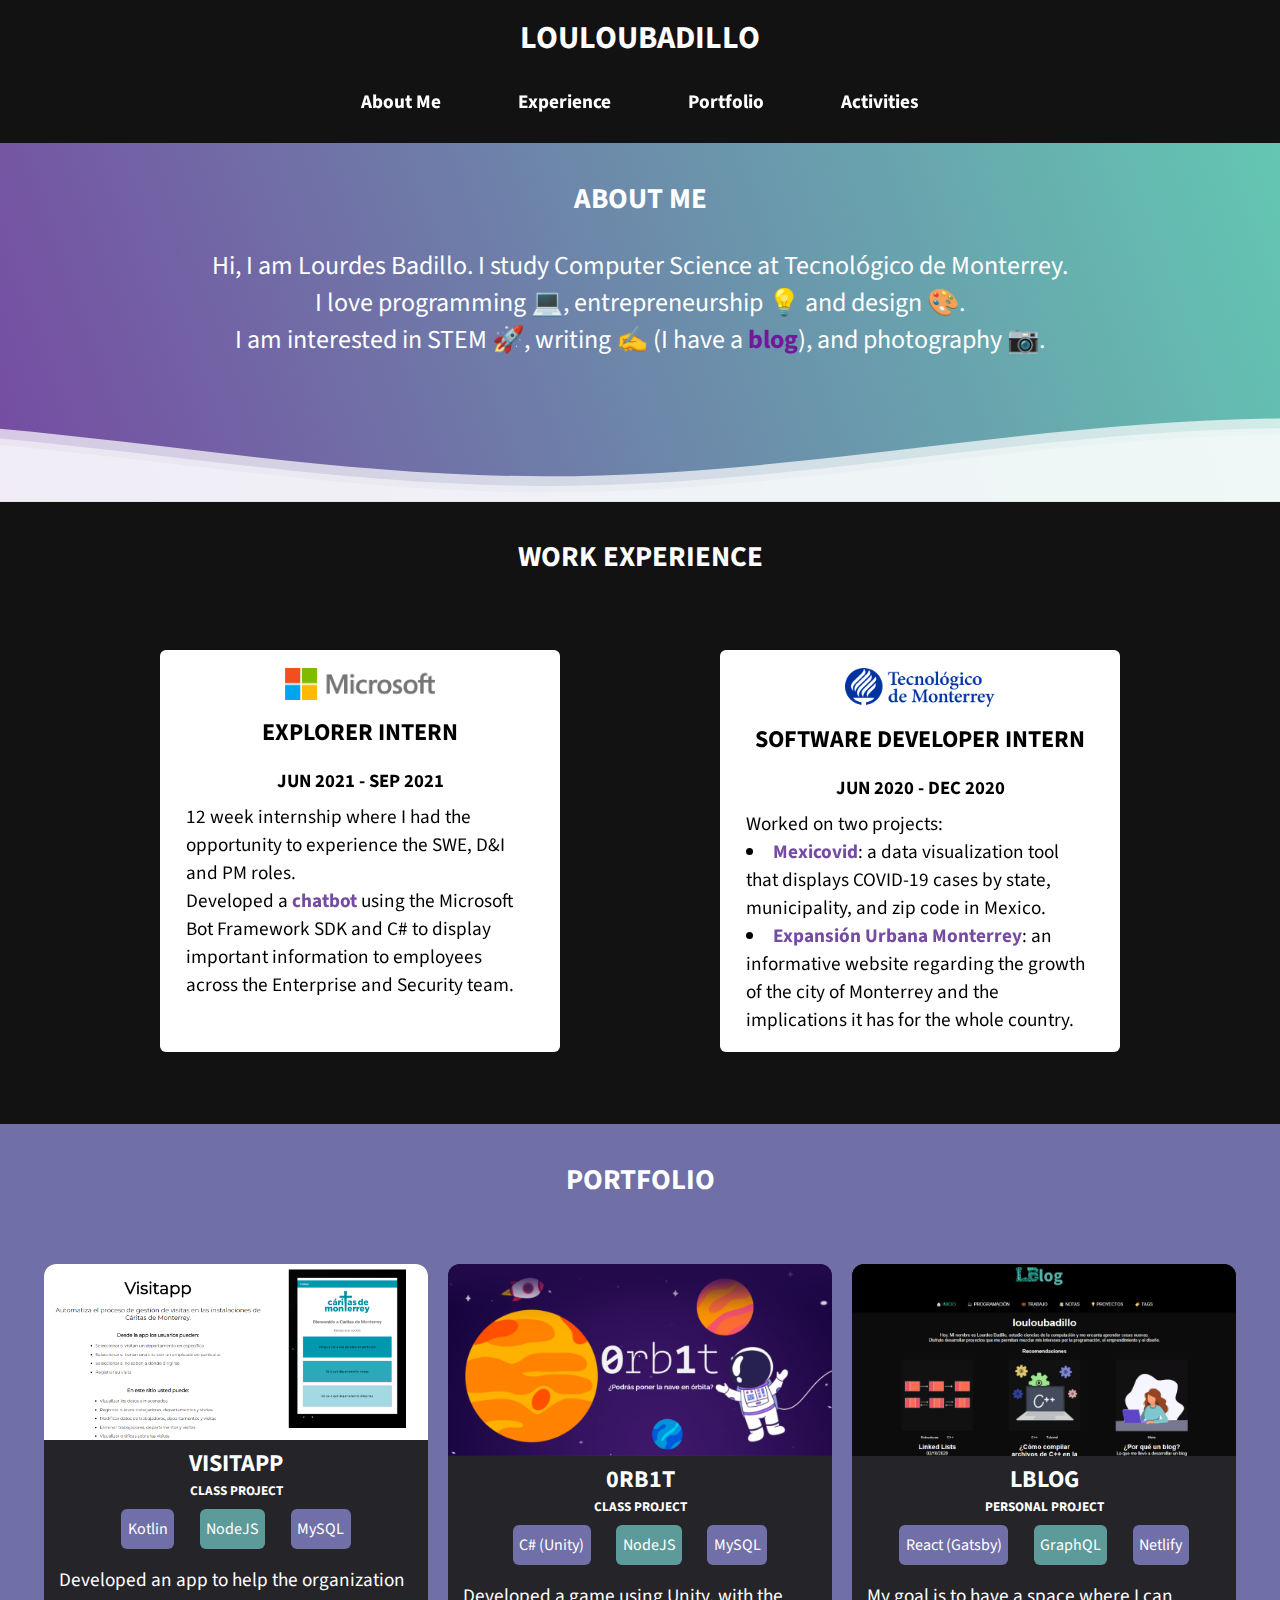
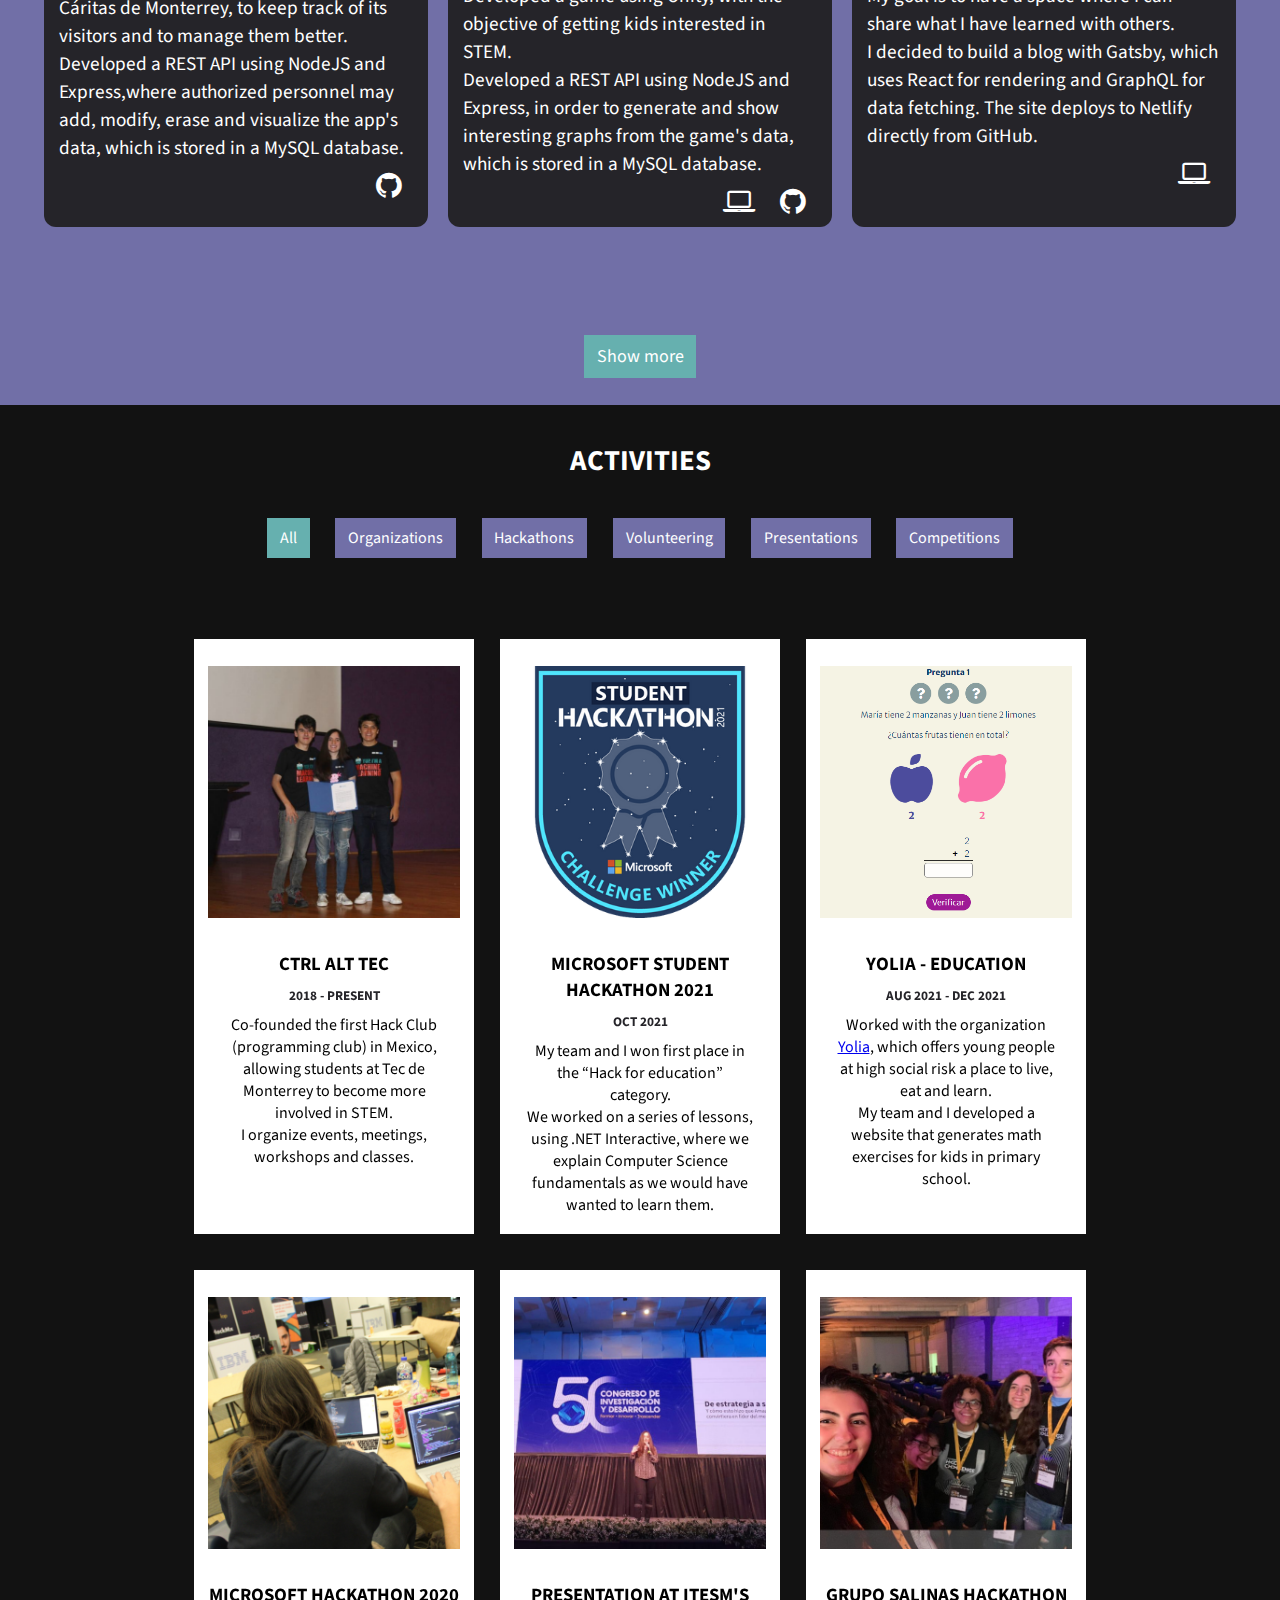
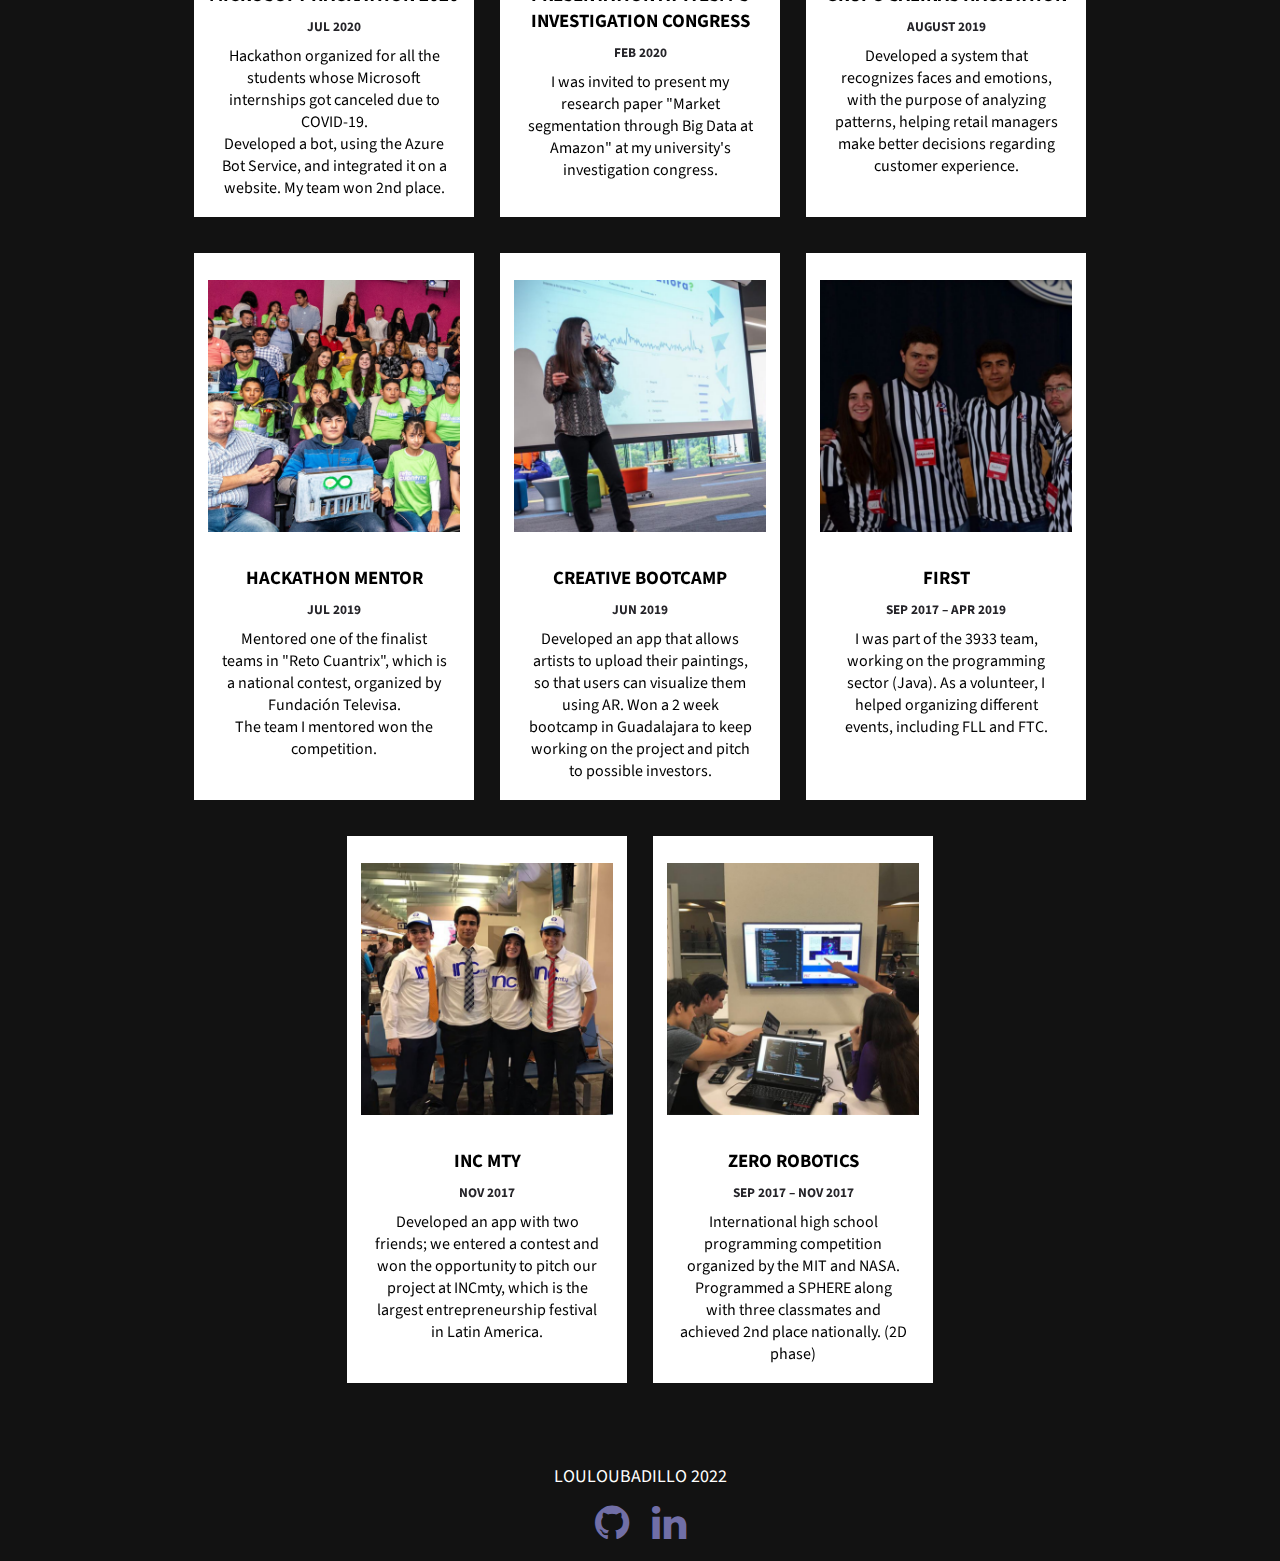
<file: index.html>
<!DOCTYPE html>
<html>
    <head>
        <meta charset="utf-8">
        <meta name="viewport" content="width=device-width, initial-scale=1, shrink-to-fit=no">
        <title>LouLouBadillo</title>
        <link rel="shortcut icon" href="favicon.ico" type="image/x-icon">
        <link rel="icon" href="favicon.ico" type="image/x-icon">
        <script async src="https://www.googletagmanager.com/gtag/js?id=G-62ZQG54JRS"></script>
        <link rel="stylesheet" type="text/css" href="styles.css">
        <link href="https://fonts.googleapis.com/css?family=Source+Sans+Pro&display=swap" rel="stylesheet">
        <link rel="stylesheet" href="https://cdnjs.cloudflare.com/ajax/libs/font-awesome/4.7.0/css/font-awesome.min.css">
    </head>

    <body>
        <div class="container navbar" id="home">
            <h1 id="title">louloubadillo</h1>
            <div id="pages">
                <ul>
                    <li class="hvr-underline-from-center"><a href="#about">About Me</a></li>
                    <li class="hvr-underline-from-center"><a href="#experience">Experience</a></li>
                    <li class="hvr-underline-from-center"><a href="#portfolio">Portfolio</a></li>
                    <li class="hvr-underline-from-center"><a href="#activities">Activities</a></li>
                </ul>
            </div>
        </div>

        <div class="container" id="about">
            <h2 class="subtitle">About Me</h2>
            <p class="par1"> Hi, I am Lourdes Badillo. I study Computer Science at Tecnológico de Monterrey. <br>
                I love programming &#128187;, entrepreneurship &#128161; and design &#127912;. <br>
                I am interested in STEM &#128640;, writing &#9997; (I have a <a href="https://blog.louloubadillo.com/" target="_blank"><span style="color:rgb(113, 24, 155); font-weight: bold;">blog</span></a>), and photography  &#128247;. 
            </p>
            <div class="divider">
                <svg class="waves" xmlns="http://www.w3.org/2000/svg" xmlns:xlink="http://www.w3.org/1999/xlink"
                viewBox="0 24 150 28" preserveAspectRatio="none" shape-rendering="auto">
                <defs>
                <path id="gentle-wave" d="M-160 44c30 0 58-18 88-18s 58 18 88 18 58-18 88-18 58 18 88 18 v44h-352z" />
                </defs>
                <g class="parallax">
                <use xlink:href="#gentle-wave" x="48" y="0" fill="rgba(255,255,255,0.7)" />
                <use xlink:href="#gentle-wave" x="48" y="3" fill="rgba(255,255,255,0.5)" />
                <use xlink:href="#gentle-wave" x="48" y="5" fill="rgba(255,255,255,0.3)" />
                </g>
                </svg>
            </div>
        </div>

        <div class="container" id="experience">
            <h2 class="subtitle"> Work Experience</h2>
            <div class="boxes">
                <div class="box hvr-float">
                    <img class="job-place" src="experience/microsoft_logo.png">
                    <h2 class="job-title">Explorer Intern</h2>
                    <h3 class="job-dates">Jun 2021 - Sep 2021</h3>
                    <p>12 week internship where I had the opportunity to experience the SWE, D&I and PM roles.</p>
                    <p> Developed a <span style="color: #764ba2; font-weight: bold;">chatbot</span> using the Microsoft Bot Framework SDK
                        and C# to display important information to employees across the Enterprise and Security team.
                    </p>
                </div>
                <div class="box hvr-float">
                    <img class="job-place" src="experience/tec_logo.png">
                    <h2 class="job-title">Software Developer Intern</h2>
                    <h3 class="job-dates">Jun 2020 - Dec 2020</h3>
                    <p>Worked on two projects:</p>
                    <ul>
                        <li><a href="https://www.mexicovid19.app/" target="_blank">Mexicovid</a>: a data visualization tool that displays COVID-19 cases by state, municipality, and zip code in Mexico.</li>
                        <li><a href="https://expansionurbanamty.mx/" target="_blank">Expansión Urbana Monterrey</a>: an informative website regarding the growth of the city of Monterrey and the implications it has for the whole country.
                        </li>
                    </ul> 
                </div>
            </div>
        </div>

        <div class="container" id="portfolio">
            <h2 class="subtitle">Portfolio</h2>
            <div class="projects">
                <div class="project">
                    <img class="banner" src="portfolio/visitapp-banner.png">
                    <h2>VisitApp</h2>
                    <h5>Class Project</h5>
                    <div class="tags">
                        <div class="tag"> Kotlin </div>
                        <div class="tag"> NodeJS</div>
                        <div class="tag"> MySQL</div>
                    </div>
                    <p>
                        Developed an app to help the organization Cáritas de Monterrey, to keep track of its visitors and to manage them better. <br>
                        Developed a REST API using NodeJS and Express,where authorized personnel may add, modify, erase and visualize the app's data, which is stored in a MySQL database. 
                    </p>
                    <div class="icons">
                        <a href="https://github.com/louloubadillo/VisitAPI" target="_blank"><i class="fa fa-github" aria-hidden="true"></i></a>
                    </div>
                </div>
                <div class="project">
                    <img class="banner" src="portfolio/orbit_banner.png">
                    <h2>0rb1t</h2>
                    <h5>Class Project</h5>
                    <div class="tags">
                        <div class="tag"> C# (Unity)</div>
                        <div class="tag"> NodeJS</div>
                        <div class="tag"> MySQL</div>
                    </div>
                    <p>
                        Developed a game using Unity, with the objective of getting kids interested in STEM. <br>
                        Developed a REST API using NodeJS and Express, in order to generate and show interesting graphs from the game's data, which is stored in a MySQL database. 
                    </p>
                    <div class="icons">
                        <a href="https://github.com/Ax010tl/website" target="_blank"><i class="fa fa-github" aria-hidden="true"></i></a>
                        <a href="https://steam-orbit.herokuapp.com/" target="_blank"><i class="fa fa-laptop" aria-hidden="true""></i> </a>
                    </div>
                </div>
                <div class="project archive">
                    <img class="banner" src="portfolio/iot_banner.png">
                    <h2> Vital Signs Tracker </h2>
                    <h5>Class Project</h5>
                    <div class="tags">
                        <div class="tag"> Arduino</div>
                        <div class="tag"> MySQL</div>
                    </div>
                    <p> Developed a prototype using Arduino, that allows users to record their oxygenation level and heart rate. <br> The information is stored in a MySQL database, which produces a dashboard that shows each user's statistics with Tableau.
                    </p>
                    <div class="icons">
                        <a href="https://github.com/louloubadillo/Equipo_no_1_RetoIot" target="_blank"><i class="fa fa-github" aria-hidden="true"></i></a>
                    </div>
                </div>
                <div class="project">
                    <img class="banner" src="portfolio/blog_banner.png">
                    <h2>LBlog</h2>
                    <h5>Personal Project</h5>
                    <div class="tags">
                        <div class="tag"> React (Gatsby) </div>
                        <div class="tag"> GraphQL </div>
                        <div class="tag"> Netlify </div>
                    </div>
                    <p>My goal is to have a space where I can share what I have learned with others. <br>
                        I decided to build a blog with Gatsby, which uses React for rendering and GraphQL for data fetching. The site deploys to Netlify directly from GitHub.
                    </p>
                    <div class="icons">
                        <a href="https://blog.louloubadillo.com/" target="_blank"><i class="fa fa-laptop" aria-hidden="true""></i> </a>
                    </div>
                </div>
                
                <div class="project archive">
                    <img class="banner" src="portfolio/mexicovid_banner.png">
                    <h2>MexiCOVID</h2>
                    <h5>Work Project</h5>
                    <div class="tags">
                        <div class="tag"> React </div>
                    </div>
                    <p>Data visualization tool, developed with React, that displays COVID-19 cases in Mexico.
                    Worked with a multidisciplinary team of professors and students. I contributed mostly to the analysis and predictions of the pandemic section.</p>
                    <div class="icons">
                        <a href="https://github.com/mexicovid19/mexicovid19.github.io" target="_blank"><i class="fa fa-github" aria-hidden="true"></i></a>
                        <a href="https://mexicovid19.app/" target="_blank"><i class="fa fa-laptop" aria-hidden="true""></i> </a>
                    </div>
                </div>
                <div class="project archive">
                    <img class="banner" src="portfolio/expansion_banner.png">
                    <h2>Expansión Urbana Monterrey</h2>
                    <h5>Work Project</h5>
                    <div class="tags">
                        <div class="tag"> HTML, CSS & JavaScript </div>
                    </div>
                    <p>Informative website regarding the growth of the city of Monterrey and the implications it has for the whole country. <br>
                    I worked on the design and development of the website and on data visualization, using HTML, CSS and JavaScript.</p>
                    <div class="icons">
                        <a href="https://github.com/ExpansionUrbanaMTY/FinalVersion" target="_blank"><i class="fa fa-github" aria-hidden="true"></i></a>
                        <a href="https://expansionurbanamty.mx/" target="_blank"><i class="fa fa-laptop" aria-hidden="true""></i> </a>
                    </div>
                </div>
            </div>
            <!--show all button-->
            <div id="project-btns">
                <button class="project-btn" id="show-btn" onclick="showMore()"> Show more</button>
            </div>
            
        </div>

        <div class="container" id="activities">
            <div class="content">
                <h2 class="subtitle">Activities</h2>
                <div id="myBtnContainer">
                    <button class="btn active" onclick="filterSelection('all')"> All</button>
                    <button class="btn" onclick="filterSelection('organization')"> Organizations</button>
                    <button class="btn" onclick="filterSelection('hackathon')"> Hackathons</button>
                    <button class="btn" onclick="filterSelection('volunteering')"> Volunteering </button>
                    <button class="btn" onclick="filterSelection('presentation')"> Presentations</button>
                    <button class="btn" onclick="filterSelection('competition')"> Competitions</button>
                </div>
                <div class="acts">
                    <div class="activity organization hvr-grow-rotate">
                        <img class="photo" src="activity/ctrlalttec.png">
                        <h3>Ctrl Alt Tec</h3>
                        <h5 class="activity-date">2018 - Present</h5>
                        <p>Co-founded the first Hack Club (programming club) in Mexico, allowing students at Tec de Monterrey to become more involved in STEM. <br> I organize events, meetings, workshops and classes. </p>
                    </div>
                    <div class="activity hackathon hvr-grow-rotate-left">
                        <img class="photo" src="activity/msh2021.png">
                        <h3>Microsoft Student Hackathon 2021</h3>
                        <h5 class="activity-date">Oct 2021</h5>
                        <p>My team and I won first place in the “Hack for education” category. <br>
                        We worked on a series of lessons, using .NET Interactive, where we explain Computer Science fundamentals as we would have wanted to learn them. </p>
                    </div>
                    <div class="activity volunteering hvr-grow-rotate">
                        <img class="photo" src="activity/yolia-education.png">
                        <h3>Yolia - Education</h3>
                        <h5 class="activity-date">Aug 2021 - Dec 2021</h5>
                        <p>Worked with the organization <a href="https://www.yolia.org.mx/">Yolia</a>, which offers young people at high social risk a place to live, eat and learn. <br>
                        My team and I developed a website that generates math exercises for kids in primary school.   </p>
                    </div>
                    <div class="activity hackathon hvr-grow-rotate-left">
                        <img class="photo" src="activity/hackathon.png">
                        <h3>Microsoft Hackathon 2020</h3>
                        <h5 class="activity-date">Jul 2020</h5>
                        <p>Hackathon organized for all the students whose Microsoft internships got canceled due to COVID-19.<br> Developed a bot, using the Azure Bot Service, and integrated it on a website. My team won 2nd place.</p>
                    </div>
                    <div class="activity presentation hvr-grow-rotate">
                        <img class="photo" src="activity/congreso.png">
                        <h3>Presentation at ITESM's Investigation Congress</h3>
                        <h5 class="activity-date">Feb 2020</h5>
                        <p>I was invited to present my research paper "Market segmentation through Big Data at Amazon" at my university's investigation congress.</p>
                    </div>
                    <div class="activity hackathon  hvr-grow-rotate-left">
                        <img class="photo" src="activity/gschallenge.png">
                        <h3> Grupo Salinas Hackathon </h3>
                        <h5 class="activity-date">August 2019</h5>
                        <p>Developed a system that recognizes faces and emotions, with the purpose of analyzing patterns, helping retail managers make better decisions regarding customer experience.  </p>
                    </div>
                    <div class="activity hackathon volunteering hvr-grow-rotate">
                        <img class="photo" src="activity/retocuantrix.png">
                        <h3> Hackathon Mentor </h3>
                        <h5 class="activity-date">Jul 2019</h5>
                        <p>Mentored one of the finalist teams in "Reto Cuantrix", which is a national contest, organized by Fundación Televisa. <br> The team I mentored won the competition.
                        </p>
                    </div>
                    <div class="activity presentation hvr-grow-rotate-left">
                        <img class="photo" src="activity/bootcamp.png">
                        <h3>Creative Bootcamp</h3>
                        <h5 class="activity-date">Jun 2019</h5>
                        <p>Developed an app that allows artists to upload their paintings, so that users can
                            visualize them using AR. Won a 2 week bootcamp in Guadalajara to keep working on the project and pitch to possible investors.
                        </p>
                    </div>
                    <div class="activity organization competition volunteering hvr-grow-rotate">
                        <img class="photo" src="activity/first.png">
                        <h3>FIRST</h3>
                        <h5 class="activity-date">Sep 2017 – Apr 2019</h5>
                        <p>I was part of the 3933 team, working on the programming sector (Java).
                        As a volunteer, I helped organizing different events, including FLL and FTC.</p>
                    </div>
                    <div class="activity presentation hvr-grow-rotate-left">
                        <img class="photo" src="activity/incmty.png">
                        <h3>Inc Mty</h3>
                        <h5 class="activity-date">Nov 2017</h5>
                        <p>Developed an app with two friends; we entered a contest and won the opportunity to pitch our project at INCmty, which is the largest entrepreneurship festival in Latin America.</p>
                    </div>
                    <div class="activity competition hvr-grow-rotate">
                        <img class="photo" src="activity/zr.png">
                        <h3>Zero Robotics</h3>
                        <h5 class="activity-date">Sep 2017 – Nov 2017</h5>
                        <p>International high school programming competition organized by the MIT and NASA.<br> Programmed a SPHERE along with three classmates and achieved 2nd place nationally. (2D phase)</p>
                    </div>
                </div>
            </div>
        </div>

        <div class="container footer">
            <p style="text-align: center; font-size: large; padding-bottom: 1.5vh;"> LOULOUBADILLO 2022</p>
            <div class="socials">
                <a href="https://github.com/louloubadillo" target="_blank"><i class="fa fa-github" aria-hidden="true"></i></a>
                <a href="https://www.linkedin.com/in/lourdesbadillo/" target="_blank"><i class="fa fa-linkedin" aria-hidden="true""></i> </a>
            </div>
        </div>

        <script>
            filterSelection("all")
            function filterSelection(c) {
                var x, i;
                x = document.getElementsByClassName("activity");
                if (c == "all") c = "";
                for (i = 0; i < x.length; i++) {
                    removeClass(x[i], "show");
                    if (x[i].className.indexOf(c) > -1) addClass(x[i], "show");
                }
            }
            
            function addClass(element, name) {
                var i, arr1, arr2;
                arr1 = element.className.split(" ");
                arr2 = name.split(" ");
                for (i = 0; i < arr2.length; i++) {
                    if (arr1.indexOf(arr2[i]) == -1) {element.className += " " + arr2[i];}
                }
            }
            
            function removeClass(element, name) {
              var i, arr1, arr2;
              arr1 = element.className.split(" ");
              arr2 = name.split(" ");
              for (i = 0; i < arr2.length; i++) {
                while (arr1.indexOf(arr2[i]) > -1) {
                  arr1.splice(arr1.indexOf(arr2[i]), 1);     
                }
              }
              element.className = arr1.join(" ");
            }
            
            // Add active class to the current button (highlight it)
            var btnContainer = document.getElementById("myBtnContainer");
            var btns = btnContainer.getElementsByClassName("btn");
            for (var i = 0; i < btns.length; i++) {
              btns[i].addEventListener("click", function(){
                var current = document.getElementsByClassName("active");
                current[0].className = current[0].className.replace(" active", "");
                this.className += " active";
              });
            }
        </script>
        <script>
            window.dataLayer = window.dataLayer || [];
            function gtag(){dataLayer.push(arguments);}
            gtag('js', new Date());
            gtag('config', 'G-62ZQG54JRS');
          </script>
        <script>
            //when the user selects show more, show the archive projects
            function showMore() {
                //get the projects
                var projects = document.getElementsByClassName("project");
                for(var i = 0; i < projects.length; i++) {
                    //if project is class archive
                    if(projects[i].className.indexOf("archive") > -1) {
                        //show it
                        if(projects[i].style.display == "none") {
                            projects[i].style.display = "block";
                            //change the button text
                            document.getElementById("show-btn").innerHTML = "Show less";
                        }
                        else{
                            projects[i].style.display = "none";
                        }
                    }
                    else{
                        document.getElementById("show-btn").innerHTML = "Show more";
                    }
                }
                
            }
            showMore(); 

        </script>
    </body>
</html>
</file>
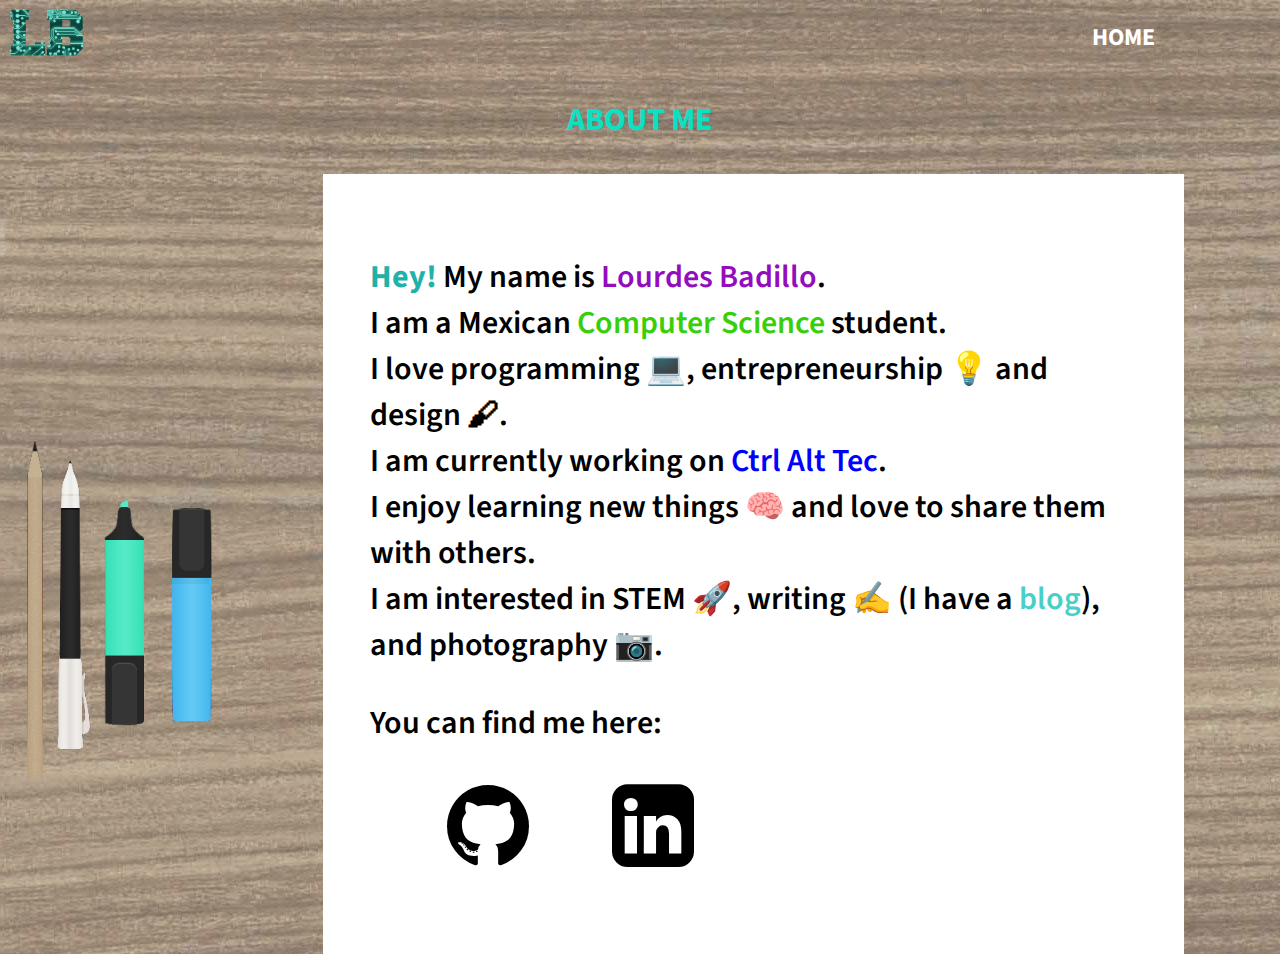
<file: about.html>
<!DOCTYPE html>
<html>
	<head>
		<meta charset="utf-8">
	    <meta name="viewport" content="width=device-width, initial-scale=1, shrink-to-fit=no">
	    <link href="https://fonts.googleapis.com/css?family=Source+Sans+Pro&display=swap" rel="stylesheet">
	    <title>About Me</title>
	    <link rel="shortcut icon" href="favicon.ico" type="image/x-icon">
        <link rel="icon" href="favicon.ico" type="image/x-icon">
        <link rel="stylesheet" href="https://cdnjs.cloudflare.com/ajax/libs/font-awesome/4.7.0/css/font-awesome.min.css">
		<style type="text/css">
			html, body {
                margin:0;
                padding:0;
                background-image: url("img/background.jpeg");
                font-family: 'Source Sans Pro', sans-serif;
            }
            h1,
            h2,
            h3,
            h4,
            h5,
            h6 {
                font-family: 'Source Sans Pro', sans-serif;
                text-transform: uppercase; 
            }
            p{
              font-family: 'Source Sans Pro', sans-serif;
              color:#000;
              font-weight: 600;
              font-size: 2em;
            }
            a:link {
                color: #fff;
                text-decoration: none; 
            }
            a:visited {
                color: #fff; 
            }
            a:hover {
                color: #73e1d9;
            }
            #header{
                display: grid;
                grid-template-columns: repeat(4, 1fr);
                grid-template-rows: auto; 
                grid-gap: 10px;
                margin: 0 auto;
            }
            .logo{
                grid-column: 1 / 2;
	            grid-row: 1 / 2;
            }
            .return-button{
                grid-column: 4 / 5;
                grid-row: 1 / 2;
                text-align: center;
            }
            a:link {
                color: #fff;
                text-decoration: none; 
            }
            a:visited {
                color: #fff; 
            }
            a:hover {
                color: #73e1d9;
            }
            #wrapper{
                display: grid;
                grid-template-columns: repeat(4, 1fr);
                grid-template-rows: auto auto; 
                grid-gap: 10px;
                margin: 0 auto;
            }
            .title{
                grid-column: 2 / 4;
                grid-row: 1 / 2;
                text-align: center;
            }
            .markers{
                grid-column: 1 / 2;
                grid-row: 2 / 3;
                margin-left: 20px;
                margin-top: 30%;
                align-content: center;
            }
            .info{
                grid-column: 2 / 5;
                grid-row: 2 / 3;
                margin-right: 10%;
                background-color: #fff;
                padding: 5%;
            }

		</style>
	</head>
	<body>
        <div id = "header">
            <div class="logo">
				<img src="logo.png" width= "30%">
            </div>

            <div class="return-button">
                <a href="index.html"><h2> Home </h2></a>
            </div>
        </div>

        <div id = "wrapper">
            <div class="title">
				<h1><span style="color: rgb(14, 224, 196)">About Me</span></h1>
            </div>
			<div class="markers">
				<img src="img/write.png" width= "200px">
            </div>

            <div class="info">
                <p><span style="color: lightseagreen; font-weight: bold">Hey!</span> My name is <span style="color: rgb(147, 12, 189)">Lourdes Badillo</span>. <br>
                    I am a Mexican <span style="color: rgb(56, 207, 9)">Computer Science </span> student.<br>
                    I love programming &#128187;, entrepreneurship &#128161; and design &#128396;. <br>
                    I am currently working on <a href="https://ctrl-alt-tec.hackclub.com/" target="_blank"><span style="color: blue">Ctrl Alt Tec</span></a>.<br>
                    I enjoy learning new things &#129504; and love to share them with others. <br>
                    I am interested in STEM &#128640;, writing &#9997; (I have a <a href="" target="_blank"><span style="color:rgb(71, 207, 200);">blog</span></a>), and photography  &#128247;. 
                </p>
        
                    <p>You can find me here:</p> 
                    <p>
                        <a href="https://github.com/louloubadillo" target="_blank"><i class="fa fa-github" style="font-size: 3em; color:black; padding-left: 10%"></i></a>
                        <a href="https://www.linkedin.com/in/lourdesbadillo/" target="_blank"><i class="fa fa-linkedin-square" style="font-size: 3em; color:black; padding-left: 10%"></i></a></p>
            </div>
        </div>
	</body>
</html>
</file>
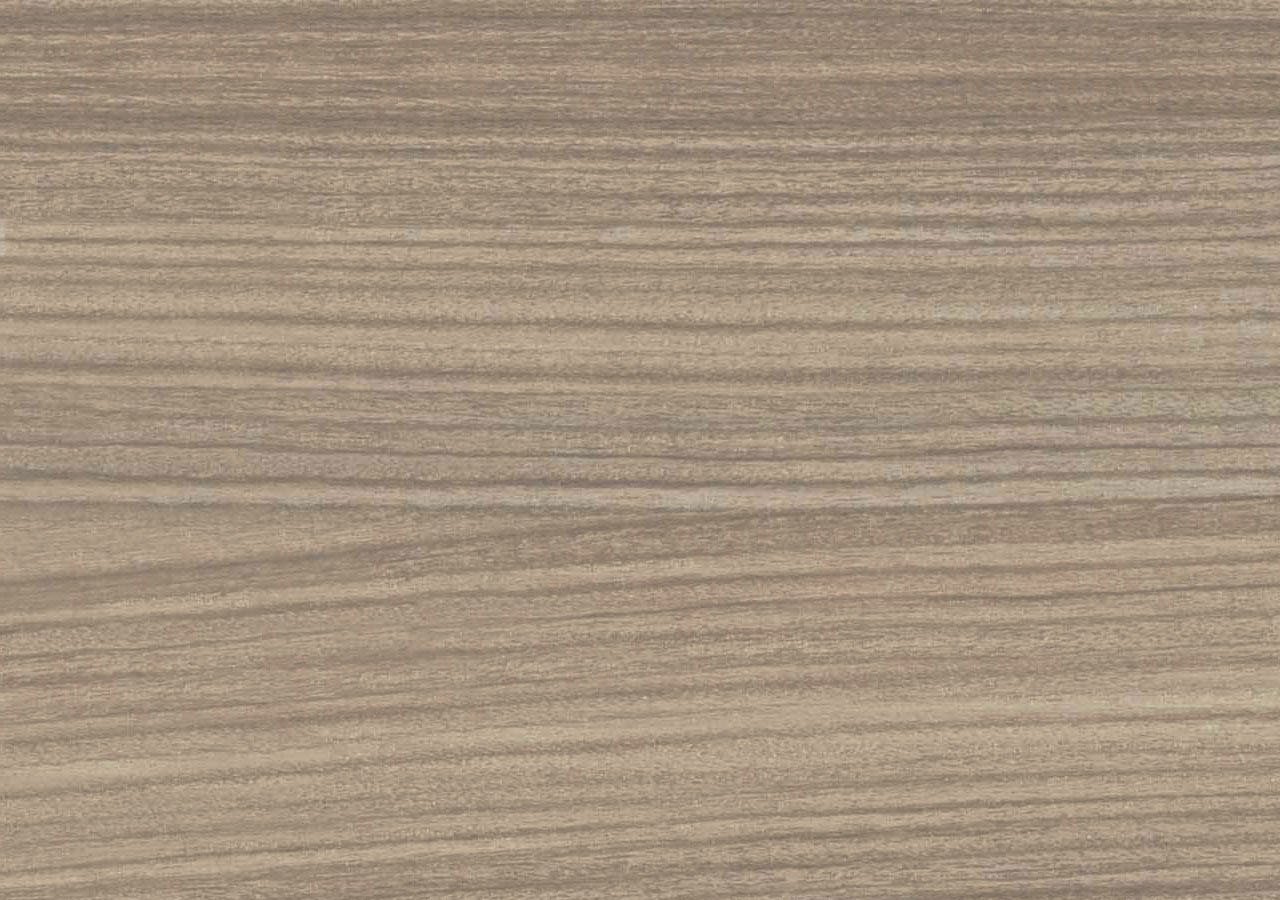
<file: portfolio.html>
<!DOCTYPE html>
<html>
	<head>
		<meta charset="utf-8">
	    <meta name="viewport" content="width=device-width, initial-scale=1, shrink-to-fit=no">
	    <link href="https://fonts.googleapis.com/css?family=Source+Sans+Pro&display=swap" rel="stylesheet">
	    <title>Portfolio</title>
	    <link rel="shortcut icon" href="favicon.ico" type="image/x-icon">
		<link rel="icon" href="favicon.ico" type="image/x-icon">
		<style type="text/css">
			html, body {
			    margin:0;
			    padding:0;
			    background-image: url("img/background.jpeg");
				font-family: 'Source Sans Pro', sans-serif;
			}
		</style>
	</head>
	<body>

	</body>
</html>
</file>
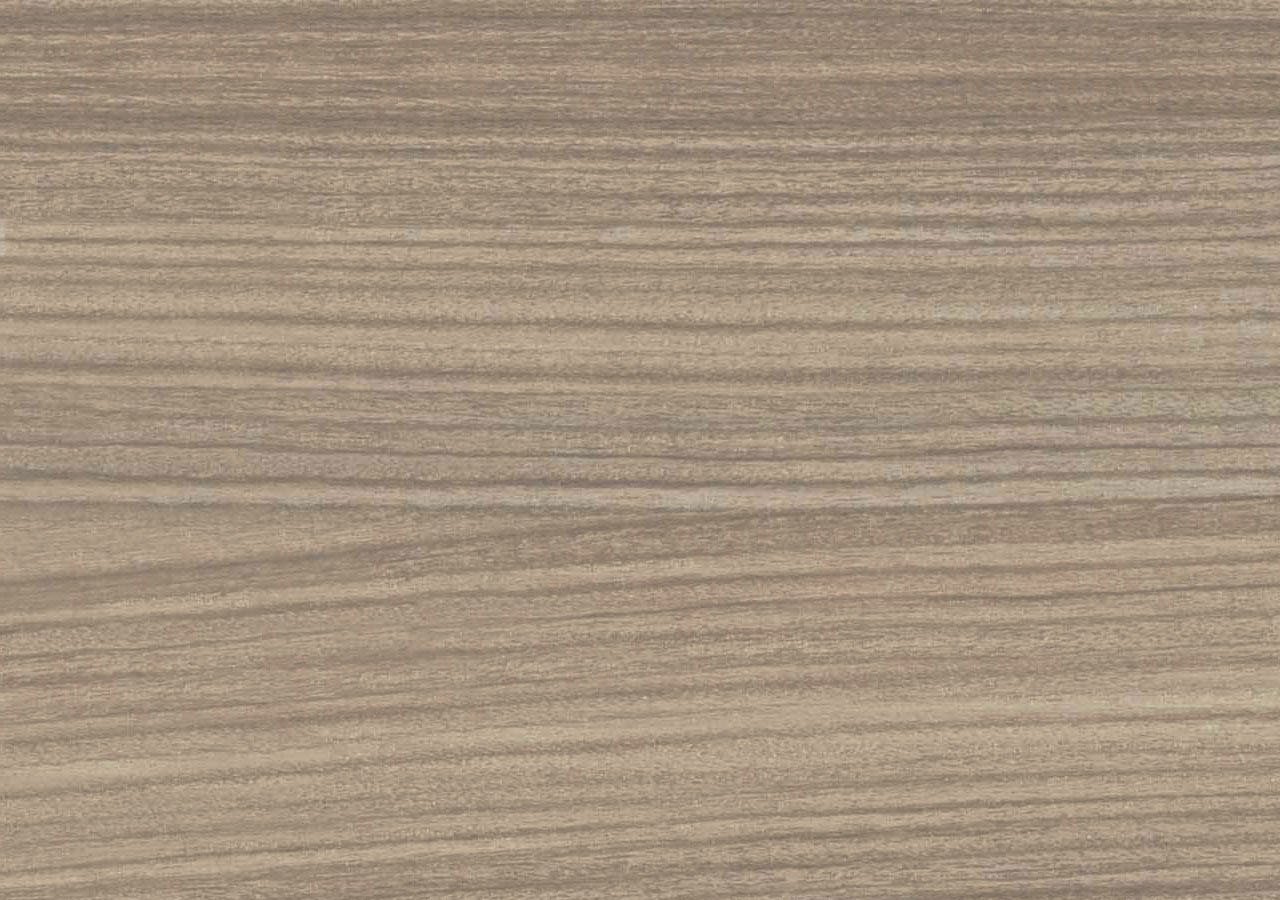
<file: prev/activities.html>
<!DOCTYPE html>
<html>
	<head>
		<meta charset="utf-8">
	    <meta name="viewport" content="width=device-width, initial-scale=1, shrink-to-fit=no">
	    <link href="https://fonts.googleapis.com/css?family=Source+Sans+Pro&display=swap" rel="stylesheet">
	    <title>Activities</title>
	    <link rel="shortcut icon" href="favicon.ico" type="image/x-icon">
		<link rel="icon" href="favicon.ico" type="image/x-icon">
		<style type="text/css">
			html, body {
			    margin:0;
			    padding:0;
			    background-image: url("img/background.jpeg");
				font-family: 'Source Sans Pro', sans-serif;
			}
		</style>
	</head>
	<body>

	</body>
</html>
</file>
<file: styles.css>
*{
    margin: 0;
    padding: 0; 
    box-sizing: border-box;
}

html{
	color:#fff;
    background-color: #121212;
	font-family: 'Source Sans Pro', sans-serif;
}

h1,
h2,
h3,
h4,
h5,
h6 {
  text-transform: uppercase; 
}

body{
    width: 100%;
    height: 100%;
}

#title{
    margin-top: 15px;
}

.content{
    margin: 0px 14vw;
    text-align: justify;
    text-justify: inter-word;
}

.container{
    display: flex;
    flex-direction: column;
}

.container p{
    font-size: 26px;
}

.navbar{
    color: white;
    background-color: #121212;
    justify-content: space-between;
    flex-direction: column;
    align-content: center;
    align-items: center;
}

.navbar ul{
    margin: 0;
    display: flex;
    justify-content: center;
    flex-wrap: wrap;
}

.navbar li{
    margin: 3vh 3vw 3vh 3vw; 
}

.navbar li a{
    text-decoration: none;
    color: white;
    align-self: center;
    font-size: larger;
    font-weight: bold;
}
 
.navbar a:hover {
    color: #63c7b2;
}

.navbar a:active {
    color: #80ced7;
}

.subtitle{
    padding-top: 4vh;
    font-size: 1.8em;
    text-align: center;
}

#about{
    width: 100%;
    height: auto;
    background-image: linear-gradient(-110deg, #63c7b2 0%, #764ba2 100%);
    display: flex;
    flex-direction: column;
}

#about a{
    text-decoration: none;
}

#about a:hover{
    color: white;
}

.par1{
    padding: 3vh 8vw 6vh 8vw;
    text-align: center;
}

.divider{
    width: 100%;
}

#experience{
    width: 100%;
    height: auto;
    background-color:#121212;
}

.boxes{
    display: flex;
    margin: 5vh 2vw;
    flex-wrap: wrap;
    flex-direction: row;
    justify-content: space-evenly;
}

.box{
    border-radius: 6px;
    max-width: 400px;
    margin: 3vh 2vw;
    padding:2vh 2vw;
    background-color: #ffffff;
    color: black;
    text-align: center;
}

.job-place{
    width: 150px;
}

.job-title{
    font-size: 1.5em;
    font-weight: bold;
    padding: 1vh 0;
}

.job-dates{
    padding: 1vh 0;
}

.box ul{
    list-style-position: inside;
}

.box li{
    text-align: left;
    font-size: 1.2em;
}

.box p{
    text-align: left;
    font-size: 1.2em;
}

.box a{
    text-decoration: none;
    color: #764ba2;
    font-weight: bold;
}

#portfolio{
    width: 100%;
    height: auto;
    background-color: #716fa7;
}

.projects{
    display: flex;
    margin: 5vh 0;
    flex-wrap: wrap;
    flex-direction: row;
    justify-content: center;
}

.project{
    border-radius: 12px;
    width: 30%;
    min-width: 280px;
    max-width: 400px;
    margin: 2vh 10px;
    background-color: #252429;
    color: white;
    text-align: center;
}

.project a{
    text-decoration: none;
    color: inherit;
}

.project p{
    padding: 8px 15px;
    text-align: left;
    font-size: 1.2em;
}

.banner{
    border-top-left-radius: 12px;
    border-top-right-radius: 12px;
    width: 100%;
    height: auto; 
}

.icons{
    display: flex;
    align-items: center;
    flex-direction: row-reverse;
    margin-bottom: 1vh;
}

.icons a{
    margin-right: 2vw;
}

.icons i{
    font-size: 30px;
}

.fa:hover { 
    color:#80ced7; 
}

.tags{
    display: flex;
    flex-direction: row;
    justify-content: center;
    align-items: center;
    margin: 1vh;
}

.tag{
    margin: 0 1vw; 
    padding: 1vh 0.5vw;
    border-radius: 6px;
    color: white;
    text-align: center;
}
.tag:nth-child(odd){
    background-color: #716fa7;
    color: white;
}
.tag:nth-child(even){
    background-color: #5c9b9a;
    color: white;
}

.archive{
    display:none; 
}

#project-btns{
    display: flex;
    flex-direction: row;
    justify-content: center;
    align-items: center;
    margin: 1vh;
}

.project-btn {
    border: none;
    outline: none;
    padding: 1vh 1vw;
    margin: 4vh 1vw 2vh 1vw;
    background-color: #66b0af;
    color: white;
    cursor: pointer;
    font-family: 'Source Sans Pro', sans-serif;
    font-size: large;
}
  
.project-btn:hover {
    background-color: #666;
}
  
.project-btn.active {
    background-color: #356160;
}

#activities{
    width: 100%;
    height: auto;
}

.acts{
    display: flex;
    margin: 5vh 0;
    flex-wrap: wrap;
    flex-direction: row;
    justify-content: center;
}

.activity{
    margin: 2vh 1vw;
    width: 30%;
    min-width: 280px;
    max-width: 400px;
    background-color:white;
    color: black;
    text-align: center;
    display: none !important;
}

.show{
    display: block !important;
}

.activity p{
    text-align: center;
    font-size: 1em;
    padding: 1vh 2vw 2vh 2vw;
}

.activity-date{
    padding: 0;
    padding-top: 1vh;
    color: #252429;
}

.photo{
    margin: 3vh 0;
    width: 90%;
    height: auto; 
}

/* Style the buttons */

#myBtnContainer{
    display: flex;
    flex-direction: row;
    justify-content: center;
    align-content: center;
    flex-wrap: wrap;
}

.btn {
    border: none;
    outline: none;
    padding: 1vh 1vw;
    margin: 4vh 1vw 2vh 1vw;
    background-color: #716fa7;
    color: white;
    cursor: pointer;
    font-family: 'Source Sans Pro', sans-serif;
    font-size: medium;
}
  
.btn:hover {
    background-color: #666;
}
  
.btn.active {
    background-color: #66b0af;
    color: white;
}

.footer{
    padding: 2vh 0;
    justify-content: center;
    align-items: center;
    bottom: 0;
    width: 100%;    
    background-color: #121212;
}

.socials i{
    font-size: 40px;
    padding: 0 10px;
    color:#716fa7;
}


/* Underline From Center: https://github.com/IanLunn/Hover/blob/master/css/hover.css */
.hvr-underline-from-center {
    display: inline-block;
    vertical-align: middle;
    -webkit-transform: perspective(1px) translateZ(0);
    transform: perspective(1px) translateZ(0);
    box-shadow: 0 0 1px rgba(0, 0, 0, 0);
    position: relative;
    overflow: hidden;
  }
.hvr-underline-from-center:before {
    content: "";
    position: absolute;
    z-index: -1;
    left: 51%;
    right: 51%;
    bottom: 0;
    background: #54b6aa;
    height: 2px;
    -webkit-transition-property: left, right;
    transition-property: left, right;
    -webkit-transition-duration: 0.3s;
    transition-duration: 0.3s;
    -webkit-transition-timing-function: ease-out;
    transition-timing-function: ease-out;
}
.hvr-underline-from-center:hover:before, .hvr-underline-from-center:focus:before, .hvr-underline-from-center:active:before {
    left: 0;
    right: 0;
}

.hvr-grow {
    display: inline-block;
    vertical-align: middle;
    transform: translateZ(0);
    box-shadow: 0 0 1px rgba(0, 0, 0, 0);
    backface-visibility: hidden;
    -moz-osx-font-smoothing: grayscale;
    transition-duration: 0.3s;
    transition-property: transform;
}

.hvr-grow:hover,
.hvr-grow:focus,
.hvr-grow:active {
    transform: scale(1.08);
}

/* Float */
.hvr-float {
    display: inline-block;
    vertical-align: middle;
    -webkit-transform: perspective(1px) translateZ(0);
    transform: perspective(1px) translateZ(0);
    box-shadow: 0 0 1px rgba(0, 0, 0, 0);
    -webkit-transition-duration: 0.3s;
    transition-duration: 0.3s;
    -webkit-transition-property: transform;
    transition-property: transform;
    -webkit-transition-timing-function: ease-out;
    transition-timing-function: ease-out;
}
.hvr-float:hover, .hvr-float:focus, .hvr-float:active {
    -webkit-transform: translateY(-15px);
    transform: translateY(-15px);
}

/* Grow Rotate */
.hvr-grow-rotate {
    display: inline-block;
    vertical-align: middle;
    -webkit-transform: perspective(1px) translateZ(0);
    transform: perspective(1px) translateZ(0);
    box-shadow: 0 0 1px rgba(0, 0, 0, 0);
    -webkit-transition-duration: 0.3s;
    transition-duration: 0.3s;
    -webkit-transition-property: transform;
    transition-property: transform;
}
.hvr-grow-rotate:hover, .hvr-grow-rotate:focus, .hvr-grow-rotate:active {
    -webkit-transform: scale(1.05) rotate(2deg);
    transform: scale(1.05) rotate(2deg);
}

.hvr-grow-rotate-left {
    display: inline-block;
    vertical-align: middle;
    -webkit-transform: perspective(1px) translateZ(0);
    transform: perspective(1px) translateZ(0);
    box-shadow: 0 0 1px rgba(0, 0, 0, 0);
    -webkit-transition-duration: 0.3s;
    transition-duration: 0.3s;
    -webkit-transition-property: transform;
    transition-property: transform;
}
.hvr-grow-rotate-left:hover, .hvr-grow-rotate-left:focus, .hvr-grow-rotate-left:active {
    -webkit-transform: scale(1.05) rotate(-2deg);
    transform: scale(1.05) rotate(-2deg);
}


/* Daniel Österman 2019 Wave Animation */
.waves {
    position:relative;
    width: 100%;
    height:10vh;
    min-height:50px;
    margin-bottom:-7px; /*Fix for safari gap*/
}
  
  /* Animation */
  
  .parallax > use {
    animation: move-forever 25s cubic-bezier(.55,.5,.45,.5)     infinite;
  }
  .parallax > use:nth-child(1) {
    animation-delay: -2s;
    animation-duration: 7s;
  }
  .parallax > use:nth-child(2) {
    animation-delay: -3s;
    animation-duration: 10s;
  }
  .parallax > use:nth-child(3) {
    animation-delay: -4s;
    animation-duration: 13s;
  }
  .parallax > use:nth-child(4) {
    animation-delay: -5s;
    animation-duration: 20s;
  }
  @keyframes move-forever {
    0% {
     transform: translate3d(-90px,0,0);
    }
    100% { 
      transform: translate3d(85px,0,0);
    }
  }
  /*Shrinking for mobile*/
  @media (max-width: 768px) {
    .waves {
      height:10vh;
    }
    
  }
</file>
